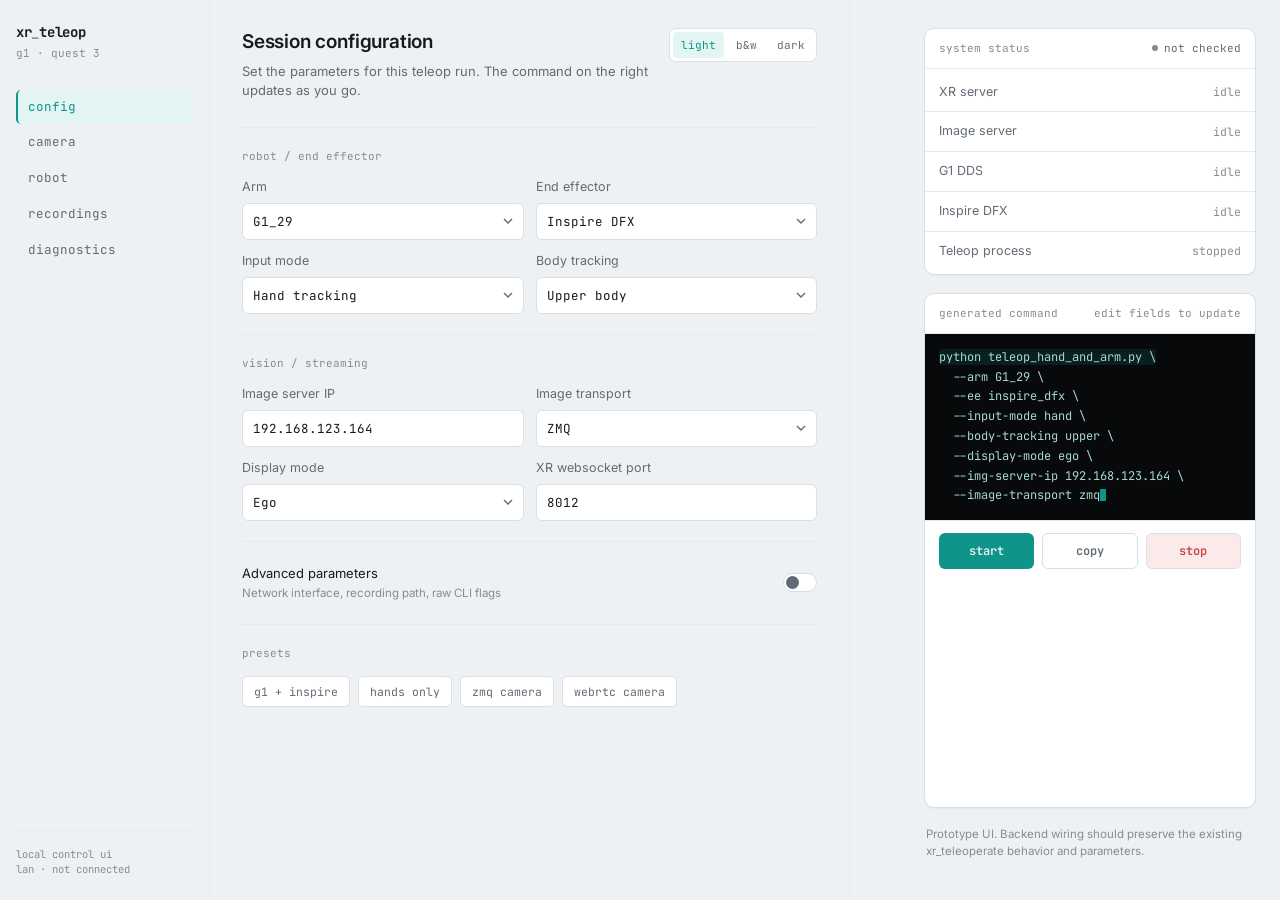
<file: xr_teleop_control_ui_theme.html>
<!DOCTYPE html>
<html lang="th" data-theme="light">
<head>
<meta charset="UTF-8">
<meta name="viewport" content="width=device-width, initial-scale=1.0">
<title>xr_teleop — control</title>
<link rel="preconnect" href="https://fonts.googleapis.com">
<link href="https://fonts.googleapis.com/css2?family=JetBrains+Mono:wght@400;500;600;700&family=Inter:wght@400;500;600&display=swap" rel="stylesheet">
<style>
:root{
  --bg:#eef1f3;--panel:#ffffff;--panel-raised:#f6f8f9;--border:#d9dfe4;--border-soft:#e4e9ec;
  --text:#161a1e;--muted:#616b75;--muted-dim:#838d96;--accent:#0e9488;--accent-dim:#bfe6e1;
  --accent-bg:#e2f5f2;--danger:#c9433f;--danger-bg:#fbeaea;--term-bg:#07090b;--term-text:#a9d8d3;
  --shadow:0 1px 2px rgba(20,26,32,.04);--mono:'JetBrains Mono',ui-monospace,Menlo,monospace;
  --sans:'Inter',ui-sans-serif,system-ui,sans-serif;
}
html[data-theme="mono"]{
  --bg:#f2f2f2;--panel:#ffffff;--panel-raised:#f7f7f7;--border:#cfcfcf;--border-soft:#dedede;
  --text:#111111;--muted:#555555;--muted-dim:#7a7a7a;--accent:#111111;--accent-dim:#c7c7c7;
  --accent-bg:#e8e8e8;--danger:#111111;--danger-bg:#ededed;--term-bg:#0b0b0b;--term-text:#f1f1f1;
  --shadow:none;
}
html[data-theme="dark"]{
  --bg:#0d1116;--panel:#131920;--panel-raised:#171e26;--border:#2a333d;--border-soft:#232b34;
  --text:#edf2f6;--muted:#a2adb8;--muted-dim:#6f7a85;--accent:#56d6c8;--accent-dim:#235e58;
  --accent-bg:#132d2a;--danger:#ff7d77;--danger-bg:#2d1718;--term-bg:#07090b;--term-text:#a9d8d3;
  --shadow:none;
}
*{box-sizing:border-box}html,body{margin:0;padding:0}
body{font-family:var(--sans);background:var(--bg);color:var(--text);font-size:14px;line-height:1.5;transition:background .15s,color .15s}
.shell{display:grid;grid-template-columns:210px 1fr 380px;min-height:100vh}
.rail{border-right:1px solid var(--border-soft);padding:22px 16px;display:flex;flex-direction:column}
.mark{font-family:var(--mono);font-weight:700;font-size:14px;letter-spacing:-.02em;color:var(--text);margin-bottom:2px}
.mark .dim{color:var(--muted-dim)}.mark-sub{font-family:var(--mono);font-size:11px;color:var(--muted-dim);margin-bottom:28px}
.nav{display:flex;flex-direction:column;gap:1px}
.nav a{font-family:var(--mono);font-size:12.5px;color:var(--muted);text-decoration:none;padding:8px 10px;border-radius:5px;border-left:2px solid transparent;cursor:pointer}
.nav a.active{color:var(--accent);background:var(--accent-bg);border-left-color:var(--accent)}
.nav a:hover:not(.active){color:var(--text);background:var(--panel-raised)}
.rail-foot{margin-top:auto;font-family:var(--mono);font-size:10.5px;color:var(--muted-dim);padding-top:16px;border-top:1px solid var(--border-soft)}
.config{padding:28px 32px 40px;max-width:640px;border-right:1px solid var(--border-soft)}
.hdr{margin-bottom:26px}.hdr-top{display:flex;align-items:flex-start;justify-content:space-between;gap:16px}
.hdr h1{font-size:19px;margin:0 0 5px;font-weight:600;letter-spacing:-.01em}.hdr p{margin:0;color:var(--muted);font-size:13px}
.theme-control{display:flex;gap:4px;background:var(--panel);border:1px solid var(--border);padding:3px;border-radius:7px}
.theme-btn{border:0;background:transparent;color:var(--muted);font:11px var(--mono);padding:6px 8px;border-radius:4px;cursor:pointer}
.theme-btn.active{background:var(--accent-bg);color:var(--accent)}
.block{padding:20px 0;border-top:1px solid var(--border-soft)}.block:first-of-type{border-top:0;padding-top:0}
.block-label{font-family:var(--mono);font-size:11px;color:var(--muted-dim);margin-bottom:14px}
.row2{display:grid;grid-template-columns:1fr 1fr;gap:12px}.field label{display:block;font-size:12.5px;color:var(--muted);margin-bottom:6px}
input,select{width:100%;background:var(--panel);color:var(--text);border:1px solid var(--border);border-radius:6px;padding:9px 10px;font-family:var(--mono);font-size:12.5px;outline:none;appearance:none}
select{background-image:url("data:image/svg+xml,%3Csvg xmlns='http://www.w3.org/2000/svg' width='10' height='6'%3E%3Cpath d='M1 1l4 4 4-4' stroke='%23616b75' stroke-width='1.4' fill='none'/%3E%3C/svg%3E");background-repeat:no-repeat;background-position:right 10px center;padding-right:28px}
input:focus,select:focus{border-color:var(--accent)}input::placeholder{color:var(--muted-dim)}
.toggle-line{display:flex;align-items:center;justify-content:space-between;cursor:pointer;padding:2px 0}
.toggle-line .t-label{font-size:13px;color:var(--text)}.toggle-line .t-sub{font-size:11.5px;color:var(--muted-dim);margin-top:2px}
.switch{width:34px;height:19px;border-radius:10px;background:var(--panel);border:1px solid var(--border);position:relative;flex-shrink:0}
.switch:after{content:"";position:absolute;width:13px;height:13px;background:var(--muted);border-radius:50%;left:2px;top:2px;transition:.15s ease}
.switch.on{background:var(--accent-bg);border-color:var(--accent-dim)}.switch.on:after{left:17px;background:var(--accent)}
.advanced-body{margin-top:14px;display:none}.advanced-body.open{display:block}
.preset-row{display:flex;gap:8px;flex-wrap:wrap;margin-top:14px}
.chip{font-family:var(--mono);font-size:11.5px;background:var(--panel);border:1px solid var(--border);color:var(--muted);border-radius:5px;padding:7px 11px;cursor:pointer}
.chip:hover{border-color:var(--muted);color:var(--text)}
.side{padding:28px 24px 40px;display:flex;flex-direction:column;gap:18px}
.panel{background:var(--panel);border:1px solid var(--border);border-radius:10px;overflow:hidden;box-shadow:var(--shadow)}
.panel-hd{display:flex;align-items:center;justify-content:space-between;padding:11px 14px;border-bottom:1px solid var(--border-soft);font-family:var(--mono);font-size:11px;color:var(--muted-dim)}
.panel-hd .live{display:flex;align-items:center;gap:6px;color:var(--muted)}.pulse{width:6px;height:6px;border-radius:50%;background:var(--muted-dim)}
.pulse.on{background:var(--accent);box-shadow:0 0 0 3px var(--accent-bg)}
.status-list{padding:4px 0}.status-row{display:flex;justify-content:space-between;align-items:center;padding:10px 14px;font-size:12.5px;border-bottom:1px solid var(--border-soft)}
.status-row:last-child{border-bottom:0}.status-row .k{color:var(--muted)}.status-row .v{font-family:var(--mono);font-size:11.5px}.v.idle{color:var(--muted-dim)}.v.good{color:var(--accent)}.v.bad{color:var(--danger)}
.term{background:var(--term-bg);font-family:var(--mono);font-size:12px;line-height:1.65;padding:14px;min-height:170px;color:var(--term-text);white-space:pre-wrap;word-break:break-word}
.term .flash{background:color-mix(in srgb,var(--accent) 16%,transparent);border-radius:3px}
.term .cursor{display:inline-block;width:6px;height:12px;background:var(--accent);vertical-align:-2px;animation:blink 1s steps(1) infinite}@keyframes blink{50%{opacity:0}}
.term-actions{display:flex;gap:8px;padding:12px 14px;border-top:1px solid var(--border-soft)}
.btn{font-family:var(--mono);font-size:12px;font-weight:600;border-radius:6px;padding:9px 13px;cursor:pointer;border:1px solid transparent;flex:1}
.btn.primary{background:var(--accent);color:var(--bg)}.btn.ghost{background:transparent;border-color:var(--border);color:var(--muted)}.btn.stop{background:var(--danger-bg);color:var(--danger);border-color:var(--border)}
.note{font-size:11.5px;color:var(--muted-dim);padding:0 2px}
@media(max-width:1100px){.shell{grid-template-columns:1fr}.rail{display:none}.config{border-right:0;max-width:none}.side{padding-top:0}}
@media(max-width:620px){.row2{grid-template-columns:1fr}.config,.side{padding-left:16px;padding-right:16px}.hdr-top{flex-direction:column}.theme-control{align-self:flex-start}}
</style>
</head>
<body>
<div class="shell">
  <aside class="rail">
    <div class="mark">xr<span class="dim">_</span>teleop</div>
    <div class="mark-sub">g1 · quest 3</div>
    <nav class="nav">
      <a class="active">config</a><a>camera</a><a>robot</a><a>recordings</a><a>diagnostics</a>
    </nav>
    <div class="rail-foot">local control ui<br>lan · not connected</div>
  </aside>

  <section class="config">
    <div class="hdr">
      <div class="hdr-top">
        <div>
          <h1>Session configuration</h1>
          <p>Set the parameters for this teleop run. The command on the right updates as you go.</p>
        </div>
        <div class="theme-control" aria-label="Theme">
          <button class="theme-btn active" data-theme="light">light</button>
          <button class="theme-btn" data-theme="mono">b&w</button>
          <button class="theme-btn" data-theme="dark">dark</button>
        </div>
      </div>
    </div>

    <div class="block">
      <div class="block-label">robot / end effector</div>
      <div class="row2">
        <div class="field"><label>Arm</label><select id="arm"><option>G1_29</option><option>G1_23</option><option>H1_2</option></select></div>
        <div class="field"><label>End effector</label><select id="ee"><option value="inspire_dfx">Inspire DFX</option><option value="dex3">Dex3</option><option value="none">None</option></select></div>
        <div class="field"><label>Input mode</label><select id="input"><option value="hand">Hand tracking</option><option value="controller">Controller</option></select></div>
        <div class="field"><label>Body tracking</label><select id="body"><option value="upper">Upper body</option><option value="hand">Hands only</option><option value="full">Full body</option></select></div>
      </div>
    </div>

    <div class="block">
      <div class="block-label">vision / streaming</div>
      <div class="row2">
        <div class="field"><label>Image server IP</label><input id="ip" value="192.168.123.164"></div>
        <div class="field"><label>Image transport</label><select id="transport"><option value="zmq">ZMQ</option><option value="webrtc">WebRTC</option></select></div>
        <div class="field"><label>Display mode</label><select id="display"><option value="ego">Ego</option><option value="immersive">Immersive</option></select></div>
        <div class="field"><label>XR websocket port</label><input id="port" type="number" value="8012"></div>
      </div>
    </div>

    <div class="block">
      <div class="toggle-line" id="advRow">
        <div><div class="t-label">Advanced parameters</div><div class="t-sub">Network interface, recording path, raw CLI flags</div></div>
        <div class="switch" id="advSwitch"></div>
      </div>
      <div class="advanced-body" id="advBody">
        <div class="row2">
          <div class="field"><label>Network interface</label><input id="network" placeholder="enp3s0 / lo"></div>
          <div class="field"><label>Record output</label><input id="record" placeholder="./recordings/demo.pkl"></div>
          <div class="field"><label>Config profile</label><input id="profile" placeholder="optional"></div>
          <div class="field"><label>Extra CLI args</label><input id="extra" placeholder="--foo bar --debug"></div>
        </div>
      </div>
    </div>

    <div class="block">
      <div class="block-label">presets</div>
      <div class="preset-row">
        <button class="chip" data-preset="g1">g1 + inspire</button><button class="chip" data-preset="hand">hands only</button><button class="chip" data-preset="zmq">zmq camera</button><button class="chip" data-preset="webrtc">webrtc camera</button>
      </div>
    </div>
  </section>

  <aside class="side">
    <div class="panel">
      <div class="panel-hd"><span>system status</span><span class="live"><span class="pulse" id="statusPulse"></span>not checked</span></div>
      <div class="status-list">
        <div class="status-row"><span class="k">XR server</span><span class="v idle">idle</span></div>
        <div class="status-row"><span class="k">Image server</span><span class="v idle">idle</span></div>
        <div class="status-row"><span class="k">G1 DDS</span><span class="v idle">idle</span></div>
        <div class="status-row"><span class="k">Inspire DFX</span><span class="v idle">idle</span></div>
        <div class="status-row"><span class="k">Teleop process</span><span class="v idle" id="s-proc">stopped</span></div>
      </div>
    </div>

    <div class="panel" style="flex:1;display:flex;flex-direction:column">
      <div class="panel-hd"><span>generated command</span><span id="cmdHint">edit fields to update</span></div>
      <div class="term" id="cmd"></div>
      <div class="term-actions"><button class="btn primary" id="btnStart">start</button><button class="btn ghost" id="btnCopy">copy</button><button class="btn stop" id="btnStop">stop</button></div>
    </div>
    <div class="note">Prototype UI. Backend wiring should preserve the existing xr_teleoperate behavior and parameters.</div>
  </aside>
</div>

<script>
const ids=["arm","ee","input","body","ip","transport","display","port","network","extra","record","profile"];
const $=id=>document.getElementById(id), val=id=>$(id).value.trim();

function setTheme(theme){
  document.documentElement.dataset.theme=theme;
  localStorage.setItem("xrTeleopTheme",theme);
  document.querySelectorAll(".theme-btn").forEach(b=>b.classList.toggle("active",b.dataset.theme===theme));
}
document.querySelectorAll(".theme-btn").forEach(b=>b.addEventListener("click",()=>setTheme(b.dataset.theme)));
setTheme(localStorage.getItem("xrTeleopTheme")||"light");

function buildCommand(changedId){
  const lines=[
    {t:"python teleop_hand_and_arm.py",id:null},
    {t:`  --arm ${val("arm")}`,id:"arm"},
    {t:`  --ee ${val("ee")}`,id:"ee"},
    {t:`  --input-mode ${val("input")}`,id:"input"},
    {t:`  --body-tracking ${val("body")}`,id:"body"},
    {t:`  --display-mode ${val("display")}`,id:"display"},
    {t:`  --img-server-ip ${val("ip")}`,id:"ip"},
    {t:`  --image-transport ${val("transport")}`,id:"transport"}
  ];
  if(val("network")) lines.push({t:`  --network-interface ${val("network")}`,id:"network"});
  if(val("record")) lines.push({t:`  --record ${val("record")}`,id:"record"});
  if(val("profile")) lines.push({t:`  --profile ${val("profile")}`,id:"profile"});
  if(val("extra")) lines.push({t:`  ${val("extra")}`,id:"extra"});
  const el=$("cmd"); el.innerHTML="";
  lines.forEach((ln,i)=>{const s=document.createElement("span");s.textContent=ln.t+(i<lines.length-1?" \\\n":"");if(ln.id===changedId)s.classList.add("flash");el.appendChild(s)});
  const c=document.createElement("span");c.className="cursor";el.appendChild(c);
  if(changedId)setTimeout(()=>el.querySelector(".flash")?.classList.remove("flash"),500);
}
ids.forEach(id=>{ $(id).addEventListener("input",()=>buildCommand(id)); $(id).addEventListener("change",()=>buildCommand(id)); });
$("advRow").addEventListener("click",()=>{$("advSwitch").classList.toggle("on");$("advBody").classList.toggle("open")});
document.querySelectorAll(".chip").forEach(btn=>btn.addEventListener("click",()=>{
  const t=btn.dataset.preset;
  if(t==="g1"){arm.value="G1_29";ee.value="inspire_dfx";input.value="hand";body.value="upper"}
  if(t==="hand"){input.value="hand";body.value="hand"}
  if(t==="zmq")transport.value="zmq";
  if(t==="webrtc")transport.value="webrtc";
  buildCommand(null);
}));
$("btnCopy").addEventListener("click",async()=>{await navigator.clipboard.writeText($("cmd").textContent);const h=$("cmdHint"),p=h.textContent;h.textContent="copied";setTimeout(()=>h.textContent=p,1200)});
$("btnStart").addEventListener("click",()=>{$("s-proc").textContent="running";$("s-proc").className="v good";$("statusPulse").classList.add("on")});
$("btnStop").addEventListener("click",()=>{$("s-proc").textContent="stopped";$("s-proc").className="v idle";$("statusPulse").classList.remove("on")});
buildCommand(null);
</script>
</body>
</html>
</file>
